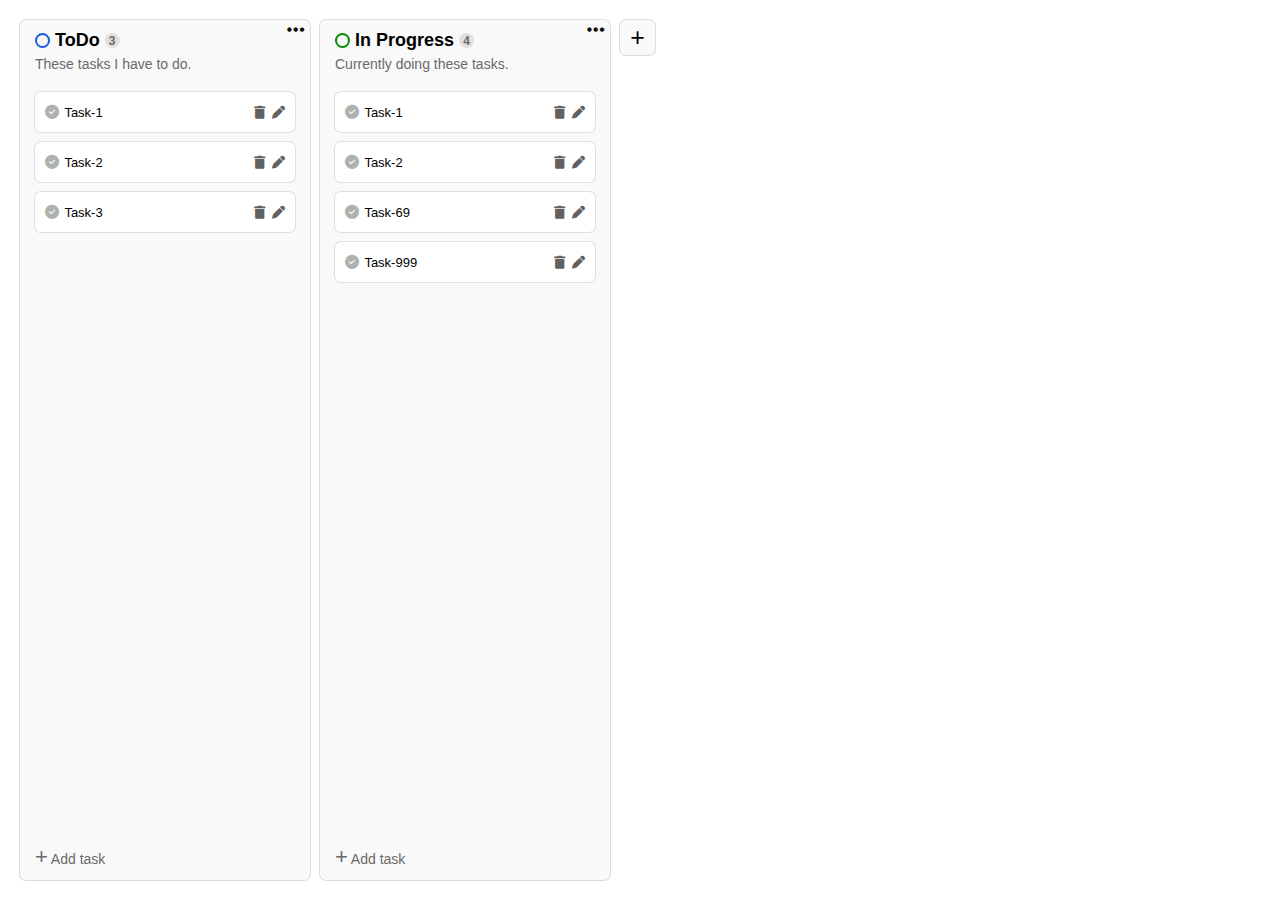
<file: index.html>
<!DOCTYPE html>
<html lang="en">
<head>
    <meta charset="UTF-8">
    <meta name="viewport" content="width=device-width, initial-scale=1.0">
    <link rel="stylesheet" href="style.css">
    <link rel="stylesheet" href="https://cdnjs.cloudflare.com/ajax/libs/font-awesome/6.7.2/css/all.min.css" integrity="sha512-Evv84Mr4kqVGRNSgIGL/F/aIDqQb7xQ2vcrdIwxfjThSH8CSR7PBEakCr51Ck+w+/U6swU2Im1vVX0SVk9ABhg==" crossorigin="anonymous" referrerpolicy="no-referrer" />
    <title>Kanban Board</title>
</head>
<body>
    <div class="container" id="container"></div>

    <div class="add-board" id="add-board">
        <button id="add-board-btn">+</button>
    </div>

    <div class="board-info hidden" id="board-info">
        <div class="board-info-head">
            <h4>Board</h4>
            <span id="cross" class="hidden">X</span>
        </div>
        <hr>
        <div class="board-info-description">
            <h4>Name</h4>
            <input type="text" name="board" id="board-name">
            <h4>Colors</h4>
            <div class="circle-colors">
                <span class="circle-color"></span>
                <span class="circle-color"></span>
                <span class="circle-color"></span>
                <span class="circle-color"></span>
                <span class="circle-color"></span>
            </div>
            <h4>Description</h4>
            <input type="text" name="board" id="board-description">
        </div>
        <hr id="info-hr">
        <div class="board-create-btn hidden" id="board-create-btn">
            <button class="btn" id="create-btn">Create</button>
        </div>
        <div class="board-edit-btn" id="board-edit-btn">
            <button class="btn" id="cancel-btn">Cancel</button>
            <button class="btn" id="sumbit-btn">Submit</button>
        </div>
    </div>
    <script src="script.js" type="module"></script>
    <script src="add.board.js" type="module"></script>
</body>
</html>
</file>
<file: style.css>
*{
    margin: 0;
    padding: 0;
    box-sizing: border-box;
    font-family: 'Trebuchet MS', 'Lucida Sans Unicode', 'Lucida Grande', 'Lucida Sans', Arial, sans-serif;
}

body{
    background-color: #fff;
    display: flex;
    height:100vh;
}
li{
    list-style-type: none;
}
.container{
    display: flex;
    gap:10px;
    padding: 20px;
    padding-right: 10px;
    height:100vh;
}
.board{
    display: flex;
    flex-direction: column;
    padding: 10px 15px;
    background-color: #f9f9f9;
    box-shadow: rgba(0, 0, 0, 0.02) 0px 1px 3px 0px, rgba(27, 31, 35, 0.15) 0px 0px 0px 1px;
    width: 290px;
    border-radius: 6px;
}
.add-task{
    margin-top: auto;
}

.board-head{
    margin-bottom: 20px;
    position: relative;
}
.head{
    display: flex;
    align-items: center;
    column-gap: 5px;
}
.head h4{
    font-size: 18px;
}
.modify-board-icon{
    font-size: 20px;
    border: none;
    background-color: #f9f9f9;
    position: absolute;
    right:-10px;
    top:-10px;
    cursor: pointer;
    transition: 0.5s background-color ease-in-out;
}
.modify-board-icon:hover{
    background-color: #f0efef;

}
#total-task{
    width:15px;
    height: 15px;
    border-radius: 50%;
    font-size: 12px;
    font-weight: 900;
    color:#6b6969;
    background-color: #e0e0e0;
    display: flex;
    align-items: center;
    justify-content: center;
}
#circle-icon{
    width:15px;
    height:15px;
    border-radius: 50%;
    border:2px solid #1a5ae4;
}
#description{
    font-size: 14px;
    color:#6b6969;
    margin-top: 5px;
}
.tasks-list{
    display: flex;
    flex-direction: column;
    gap:10px;
    height:100%;
}
/* .task-list{
    display: flex;
    flex-direction: column;
    gap:10px;
    border:1px solid red;
    width:100%;
    height:100%;
} */
.task{
    display: flex;
    justify-content: space-between;
    align-items: center;
    background-color: #fff;
    height:40px;
    padding-inline: 10px;
    font-size: 13px;
    box-shadow: rgba(0, 0, 0, 0.1) 0px 0px 0px 1px;
    cursor: pointer;
    border-radius: 6px;
}
.task-modify{
    display: flex;
    column-gap: 7px;
    /* border:1px solid red; */
}
.task-name{
    /* border:1px solid red; */
}
.task-name i{
    font-size: 14px;
    margin-right: 2px;
}
.task-name span{
    /* text-decoration: line-through; */
}
#add-task-btn{
    border: none;
    color:#6b6969;
    font-size: 14px;
    background-color: transparent;
    cursor: pointer;
    display: flex;
    align-items:baseline;
    gap: 3px;
    margin: 0;
}
#plus{
    font-size: 22px;
}

/* .flying{
    position: absolute;
    top:0;
    z-index: 1000;
    background-color: red;
} */

.completed{
    color:#04f11f !important;
}
.add-strike{
    text-decoration: line-through;
}


.add-board{
    padding-block: 20px;
    padding-right: 20px;
}
#add-board-btn{
    width:35px;
    height:35px;
    cursor: pointer;
    background-color: #f9f9f9;
    box-shadow: rgba(0, 0, 0, 0.02) 0px 1px 3px 0px, rgba(27, 31, 35, 0.15) 0px 0px 0px 1px;
    border: none;
    border-radius: 6px;
    font-size: 25px;
}

.board-info{
    position: absolute;
    top:50%;
    left:50%;
    transform: translate(-50%, -50%);
    width:250px;
    height:330px;
    background-color: #fff;
    border-radius: 6px;
    display: flex;
    flex-direction: column;
    padding: 10px;
    filter: opacity(100%) !important;
    opacity: 1 !important;
    box-shadow: rgba(60, 64, 67, 0.3) 0px 1px 2px 0px, rgba(60, 64, 67, 0.15) 0px 1px 3px 1px;
}
.board-info-head{
    display: flex;
    justify-content: space-between;
    margin-bottom: 5px;
}
#cross{
    cursor: pointer;
    font-size: 16px;
    color: #6b6969;
}
.board-info-description{
    display: flex;
    flex-direction: column;
    gap:10px;
    margin-top: 20px;
}
.board-info-description input{
    border: 1px solid grey;
    border-radius: 5px;
    padding: 5px;   
    font-style: italic;
}
/* .board-info-description input:focus{

} */
.board-info hr{
    margin-inline: -10px;
    margin-top: 10px;
}
#info-hr{
    margin-top: 20px;
}
.board-edit-btn{
    margin-top: 20px;
    margin-right: 10px;
    display: flex;
    justify-content: end;
    column-gap: 10px;
}
.board-create-btn{
    margin-top: 20px;
    display: flex;
    justify-content: center;
}
.btn{
    padding:4px 10px;
    cursor: pointer;
    border-radius: 4px;
    border:1px solid rgb(105, 105, 105);
}
#create-btn{
    background-color: #03a934;
    padding:6px 20px;
}
#sumbit-btn{
    background-color: #03a934;
}
#cancel-btn{
    background-color: #fff;
}
#sumbit-btn:hover, #create-btn:hover{
    background-color: #049a31;
    box-shadow: rgba(0, 0, 0, 0.02) 0px 1px 3px 0px, rgba(27, 31, 35, 0.15) 0px 0px 0px 1px;
}
#cancel-btn:hover{
    box-shadow: rgba(0, 0, 0, 0.02) 0px 1px 3px 0px, rgba(27, 31, 35, 0.15) 0px 0px 0px 1px;
    background-color: #fffcfc;
}
.circle-colors{
    display: flex;
    column-gap: 6px;
}
.circle-colors span{
    width:20px;
    height:20px;
    border-radius: 50%;
    border:1px solid grey;
    cursor: pointer;
}
.selected-color{
    outline:2px solid grey !important;
    box-shadow: rgba(0, 0, 0, 0.24) 0px 3px 8px !important;
}
.circle-color:nth-child(1){
    background-color: #d978d9;
}
.circle-color:nth-child(2){
    background-color: #9103f6;
}
.circle-color:nth-child(3){
    background-color: #1a5ae4;
}
.circle-color:nth-child(4){
    background-color: #038b03;
}
.circle-color:nth-child(5){
    background-color: #fd0000;
}
.circle-colors span:hover{
    box-shadow: rgba(0, 0, 0, 1) 0px 3px 8px;
}
.hidden{
    display: none;
}

.delete-icon, .edit-icon{
    transition: 0.3s box-shadow ease-in-out;
}
.delete-icon:hover, .edit-icon:hover{
    box-shadow: rgba(0, 0, 0, 0.35) 0px 5px 15px;
}

.modify-board-container{
    width:100px;
    height:62px;
    display: flex;
    flex-direction: column;
    background-color: #f8f5f5;
    position: absolute;
    top:10px;
    right:-10px;
    box-shadow: rgba(99, 99, 99, 0.2) 0px 2px 8px 0px;
}
.board-edit, .board-delete{
    padding: 8px 16px;
    display: flex;
    align-items: center;
    column-gap: 8px;
    background-color: #fff;
    color:#121212;
    border: none;
    cursor: pointer;
}
.board-edit:hover, .board-delete:hover{
    background-color: #817d7d;
}
.hidden-modify-board{
    display: none !important;
}
</file>
